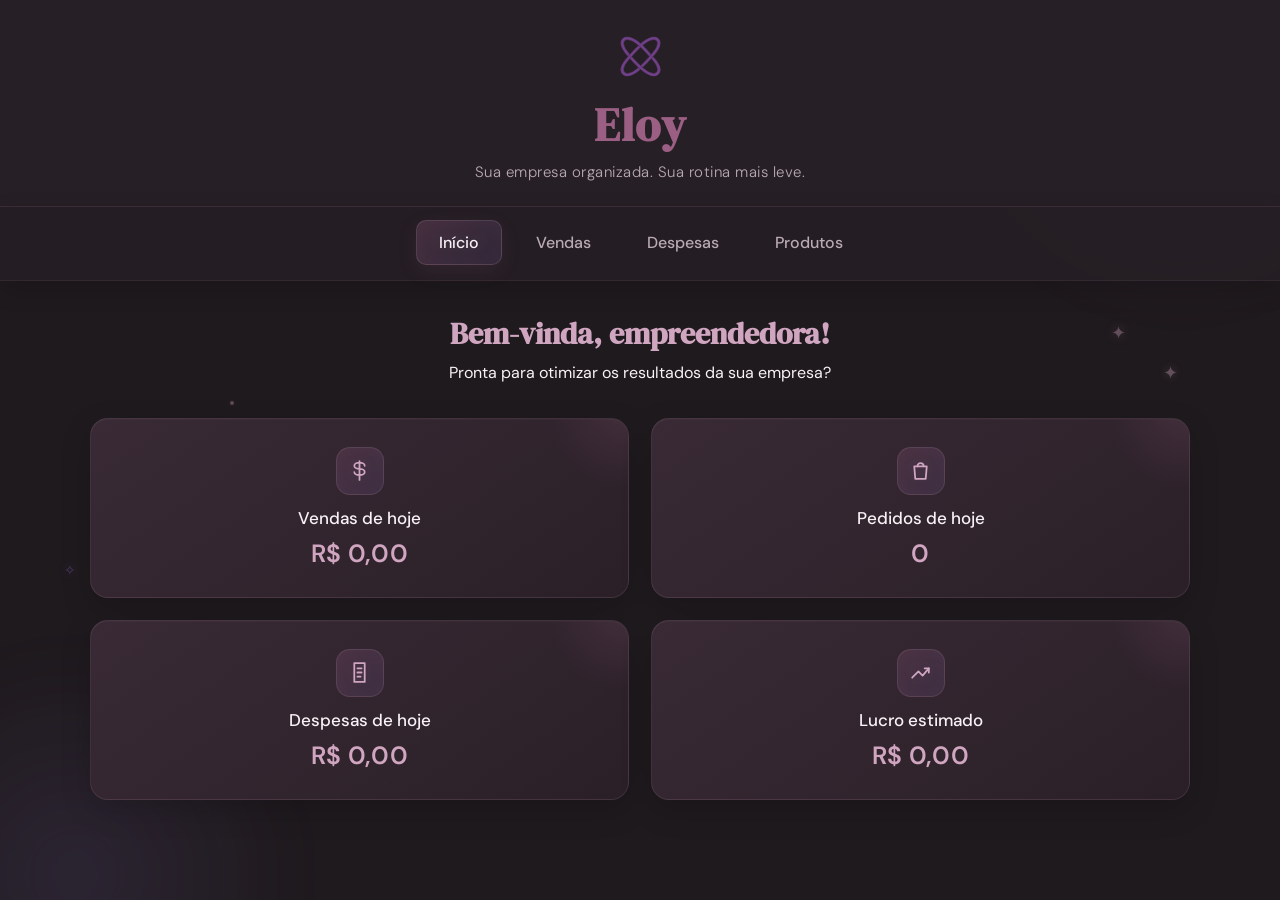
<file: index.html>
<!DOCTYPE html>
<html lang="pt-br">

<head>
    <meta charset="UTF-8">
    <meta name="viewport" content="width=device-width, initial-scale=1.0">

    <title>Eloy | Gestão simplificada</title>

    <link rel="stylesheet" href="css/style.css">
</head>

<body>

    <header>
        <div class="logo">

        <img src="assets/logo-eloy.png" alt="Logo da Eloy">
        <h1>Eloy</h1>
        <p>Sua empresa organizada. Sua rotina mais leve.</p>

        </div>
    </header>

    <nav>
        <a href="index.html" class="ativo">Início</a>
        <a href="vendas.html">Vendas</a>
        <a href="despesas.html">Despesas</a>
        <a href="produtos.html">Produtos</a>
    </nav>

        <!--nav serve para criar um menu de navegação entre os links-->

    <main>

        <span class="brilho brilho-1">✦</span>
        <span class="brilho brilho-2">✧</span>

        <span class="particula particula-1"></span>
        <span class="particula particula-2"></span>
        <span class="particula particula-3"></span>

        <section>
            <h2>Bem-vinda, empreendedora!</h2>
            <p>Pronta para otimizar os resultados da sua empresa?</p>
        </section>

        <!--section serve para separar os elementos em uma mesma página-->

       <section class="resumo">

    <div class="card">

        <div class="icone-card">
           <svg viewBox="0 0 24 24" aria-hidden="true">
              <path d="M12 3v18M17 7.5c0-1.7-2.2-3-5-3s-5 1.3-5 3 2.2 3 5 3 5 1.3 5 3-2.2 3-5 3-5-1.3-5-3"/>
           </svg>
        </div>

        <h3>Vendas de hoje</h3>
        <p id="vendas-hoje">R$ 0,00</p>
    </div>

    <div class="card">

        <div class="icone-card">
           <svg viewBox="0 0 24 24" aria-hidden="true">
               <path d="M6 8h12l-1 12H7L6 8Z"/>
               <path d="M9 8a3 3 0 0 1 6 0"/>
           </svg>
       </div>

        <h3>Pedidos de hoje</h3>
        <p id="pedidos-hoje">0</p>
    </div>

    <div class="card">
        
       <div class="icone-card">
           <svg viewBox="0 0 24 24" aria-hidden="true">
               <path d="M7 3h10v18H7z"/>
               <path d="M10 8h4M10 12h4M10 16h3"/>
           </svg>
    </div>

        <h3>Despesas de hoje</h3>
        <p id="despesas-hoje">R$ 0,00</p>
    </div>

    <div class="card">

    <div class="icone-card">
        <svg viewBox="0 0 24 24" aria-hidden="true">
           <path d="M4 17l6-6 4 4 6-7"/>
           <path d="M16 8h4v4"/>
        </svg>
    </div>

        <h3>Lucro estimado</h3>
        <p id="lucro-estimado">R$ 0,00</p>
    </div>

</section>

    </main>
<script src="js/inicio.js"></script>
</body>

</html>
</file>
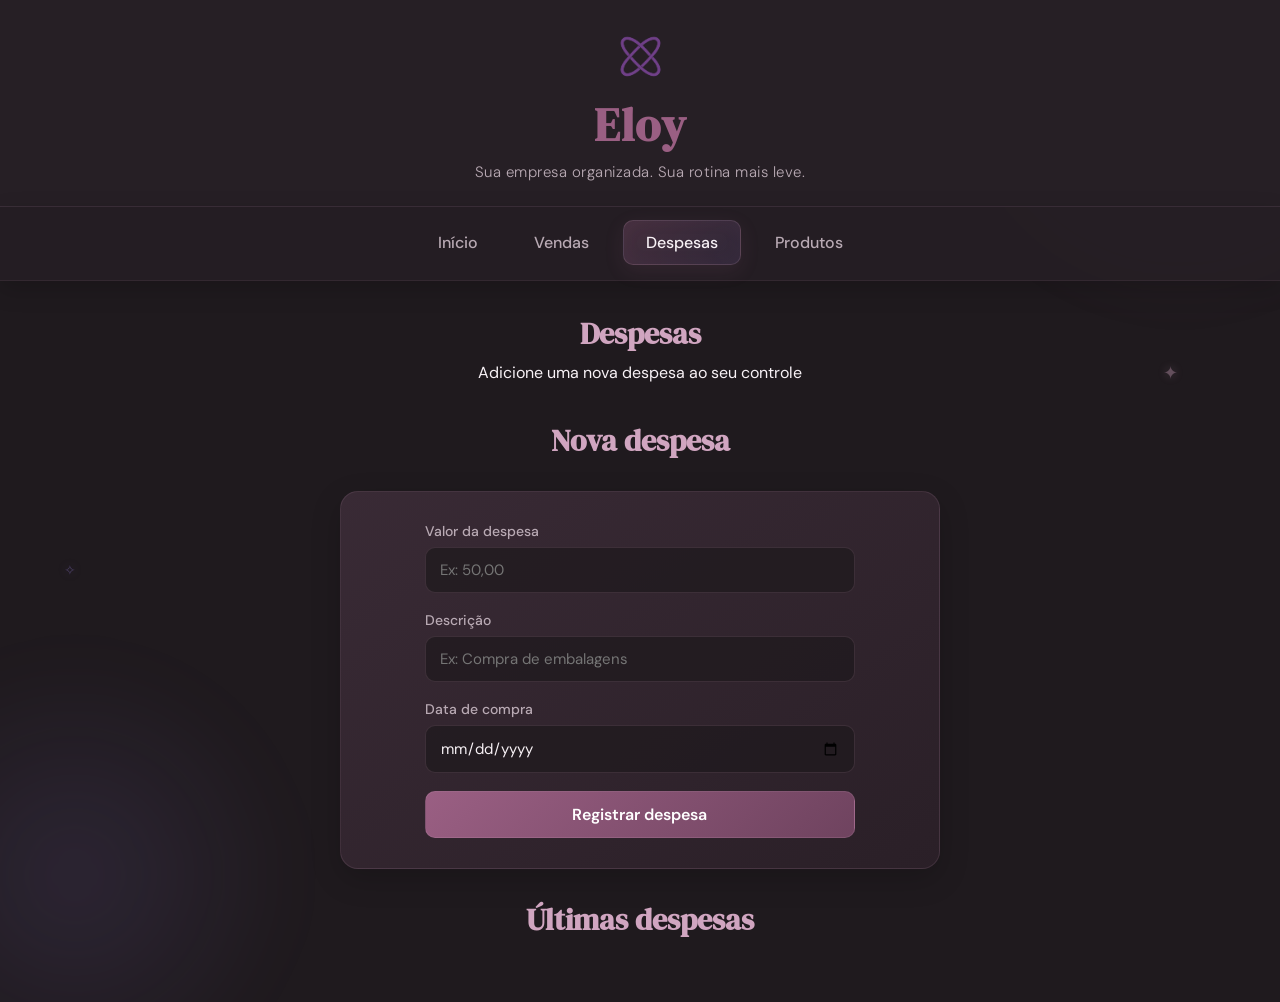
<file: despesas.html>
<!DOCTYPE html>
<html lang="pt-br">

<head>
    <meta charset="UTF-8">
    <meta name="viewport" content="width=device-width, initial-scale=1.0">

    <title>Despesas | Eloy </title>

    <link rel="stylesheet" href="css/style.css">
</head>

<body>

    <header>

        <div class="logo">
        <img src="assets/logo-eloy.png" alt="Logo da Eloy">

        <h1>Eloy</h1>
        <p>Sua empresa organizada. Sua rotina mais leve.</p>

        </div>
    </header>

    <nav>
        <a href="index.html">Início</a>
        <a href="vendas.html">Vendas</a>
        <a href="despesas.html" class="ativo">Despesas</a>
        <a href="produtos.html">Produtos</a>
    </nav>

    <main>
<section>
            <h2>Despesas</h2>
            <p>Adicione uma nova despesa ao seu controle</p>
        </section>
<br>
<div class="painel-despesas">

    <section class="nova-despesa">
    <h2>Nova despesa</h2>

<form class="form-despesa" id="form-despesa">
    <label for="valor">Valor da despesa</label>
    <input type="number" id="valor" step="0.01" placeholder="Ex: 50,00" required>

    <label for="descricao">Descrição</label>
    <input type="text" id="descricao" placeholder="Ex: Compra de embalagens" required>

    <label for="data">Data de compra</label>
    <input type="date" id="data" required>


    <button type="submit">Registrar despesa</button>
</form>
    <p id="mensagem-despesa"></p>
</section>

<section class="lista-despesas">
    <h2>Últimas despesas</h2>
    <div id="lista-despesas"></div>
</section>
</div>

    </main>

    <script src="js/despesas.js"></script>

</body>
</html>
</file>
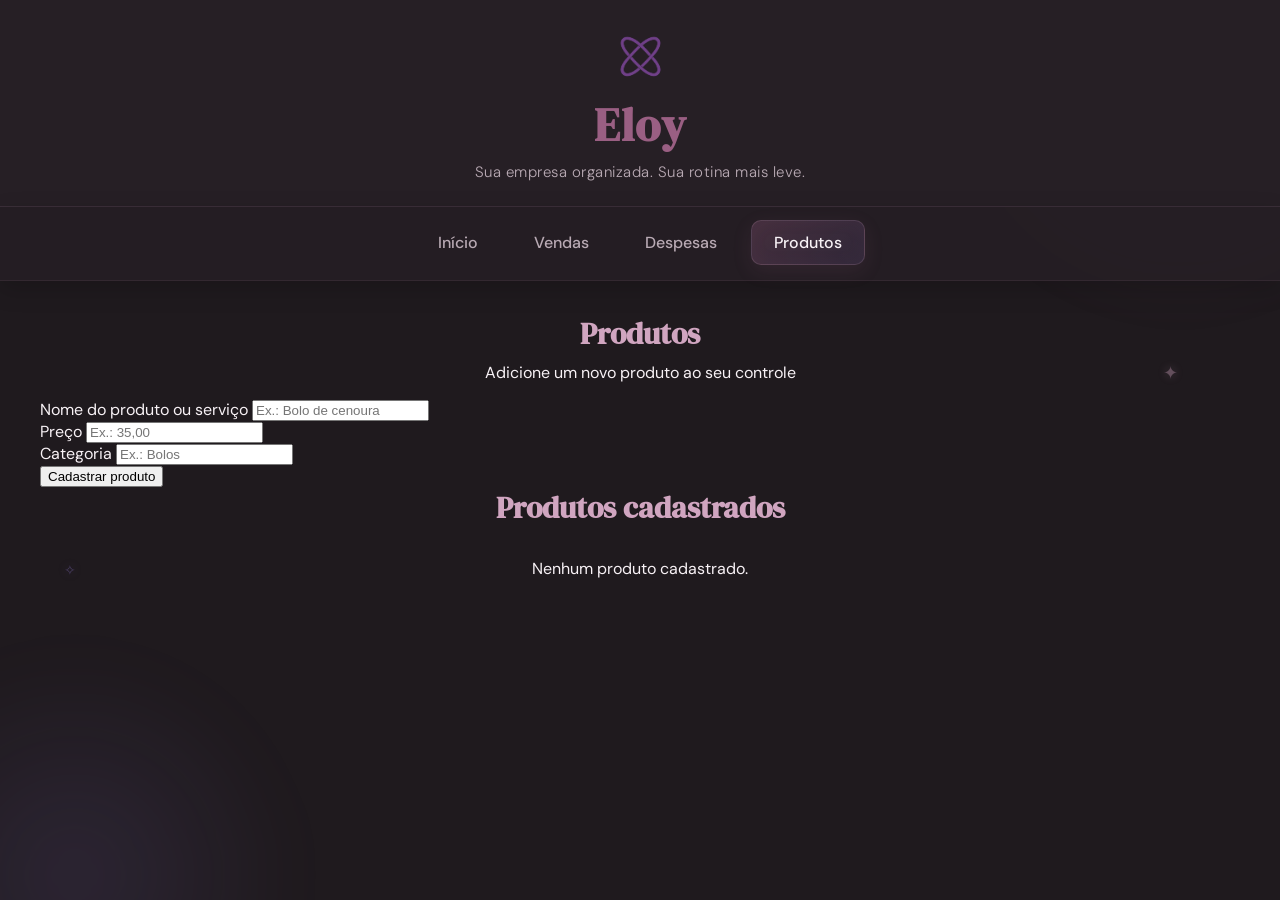
<file: produtos.html>
<!DOCTYPE html>
<html lang="pt-br">
    <head>
        <meta charset="UTF-8">
        <meta name="viewport" content="width=device-width, initial-scale=1.0">

        <title>Produtos | Eloy </title>

        <link rel="stylesheet" href="css/style.css">
        
    </head>
    <body>
        
<header>

<div class="logo">

         <img src="assets/logo-eloy.png" alt="Logo da Eloy">

         <h1>Eloy</h1>
         <p>Sua empresa organizada. Sua rotina mais leve.</p>
 </div>
</header>
       
        <nav>
            <a href="index.html">Início</a>
            <a href="vendas.html">Vendas</a>
            <a href="despesas.html">Despesas</a>
            <a href="produtos.html" class="ativo">Produtos</a>
        </nav>
        <!--nav serve para criar um menu de navegação entre os links-->

<main>
    <section class="painel-produtos">
        
     <section class="cadastro-produto">
        <h2>Produtos</h2>
        <p>Adicione um novo produto ao seu controle</p>
        <!--section serve para separar os elementos em uma mesma página-->
        <form id="form-produto">

        <div class="campo">
        <label for="nome-produto">

        Nome do produto ou serviço

        </label>
        <!--label serve para exemplificar qual o propósito do campo-->

                <input
                    type="text"
                    id="nome-produto"
                    placeholder="Ex.: Bolo de cenoura"
                    required
                >
        <!--input é a inserção de um dado, abaixo constam quais dados em específicos devem ser inseridos-->

            </div>

            <div class="campo">
                <label for="preco-produto">Preço</label>

                <input
                    type="number"
                    id="preco-produto"
                    placeholder="Ex.: 35,00"
                    min="0"
                    step="0.01"
                    required
                >
        <!--o comando required torna obrigatório o preenchimento do campo-->

            </div>

            <div class="campo">
                <label for="categoria-produto">Categoria</label>

                <input
                    type="text"
                    id="categoria-produto"
                    placeholder="Ex.: Bolos"
                    required
                >
            </div>

            <button type="submit">Cadastrar produto</button>
        </form>
      </section>

     <section class="produtos-cadastrados">
        <h2>Produtos cadastrados</h2>

        <div id="lista-produtos">
            <p>Nenhum produto cadastrado.</p>
        </div>
     </section>
    </section>
        </main>

    <script src="js/produtos.js"></script>

    </body>
</html>
</file>
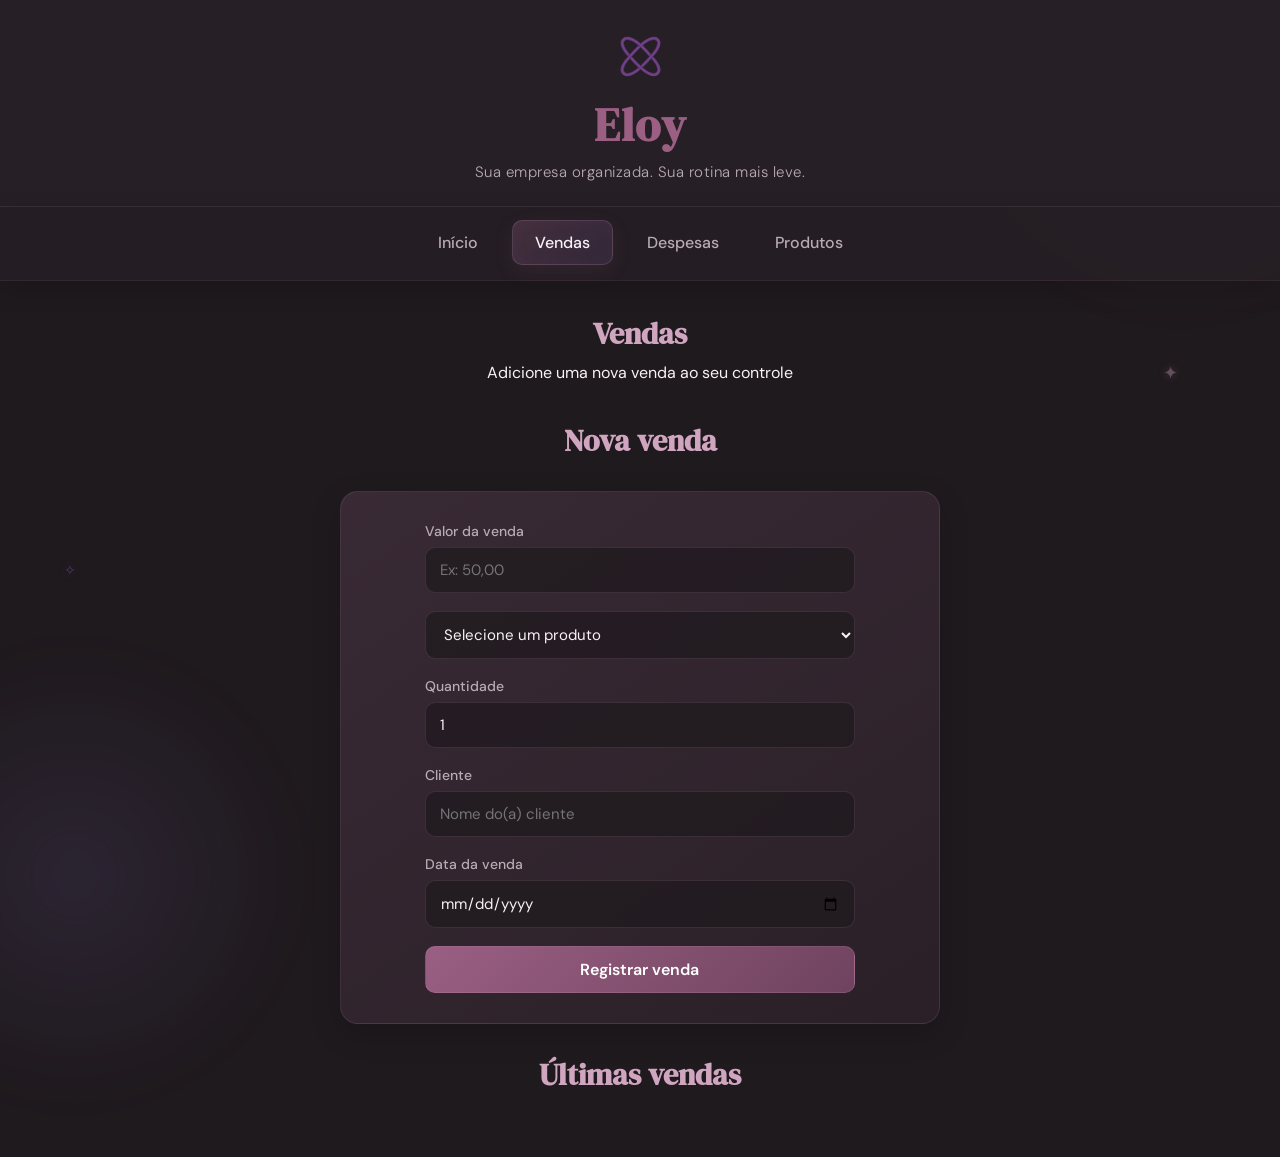
<file: vendas.html>
<!DOCTYPE html>
<html lang="pt-br">

<head>
    <meta charset="UTF-8">
    <meta name="viewport" content="width=device-width, initial-scale=1.0">

    <title>Vendas | Eloy </title>

    <link rel="stylesheet" href="css/style.css">
</head>

<body>

    <header>
        <div class="logo">
        <img src="assets/logo-eloy.png" alt="Logo da Eloy">

        <h1>Eloy</h1>
        <p>Sua empresa organizada. Sua rotina mais leve.</p>
        </div>
    </header>

    <nav>
        <a href="index.html">Início</a>
        <a href="vendas.html" class="ativo">Vendas</a>
        <a href="despesas.html">Despesas</a>
        <a href="produtos.html">Produtos</a>
    </nav>

    <main>
<section>
            <h2>Vendas</h2>
            <p>Adicione uma nova venda ao seu controle</p>
        </section>
<br>
<div class="painel-vendas">

    <section class="nova-venda">
    <h2>Nova venda</h2>

<form class="form-venda" id="form-venda">

    <label for="valor">Valor da venda</label>

    <input
        type="number"
        id="valor"
        min="0"
        step="0.01"
        placeholder="Ex: 50,00"
        required
    >

    <select id="produto-venda">
        <option value="">Selecione um produto</option>
        <option value="personalizado">Outro valor</option>
    </select>

    <label for="quantidade">Quantidade</label>

    <input
    type="number"
    id="quantidade"
    min="1"
    value="1"
    >

    <label for="cliente">Cliente</label>
    <input type="text" id="cliente" placeholder="Nome do(a) cliente">


    <label for="data">Data da venda</label>
    <input type="date" id="data" required>


    <button type="submit">Registrar venda</button>
</form>
    <p id="mensagem-venda"></p>
</section>

<section class="lista-vendas">
    <h2>Últimas vendas</h2>
    <div id="lista-vendas"></div>
</section>
</div>

    </main>

    <script src="js/vendas.js"></script>

</body>
</html>
</file>
<file: css/style.css>
@import url('https://fonts.googleapis.com/css2?family=DM+Serif+Display&display=swap');
@import url('https://fonts.googleapis.com/css2?family=DM+Sans:wght@300;400;500;600&family=DM+Serif+Display&display=swap');

:root {
    --cor-principal: #9A5F83;
    --cor-principal-escura: #6F435F;
    --cor-principal-clara: #D0A5C0;

    --cor-fundo: #1F1A1E;
    --cor-fundo-claro: #261F25;

    --cor-card: #3A2B36;

    --cor-texto: #F8F2F6;
    --cor-texto-suave: #B9AAB4;

    --cor-destaque: #A78BFA;
    --cor-destaque-clara: #E9E1FF;

    --cor-perigo: #A65369;
    --cor-perigo-clara: #F8E8ED;

    --branco: #F2E8EF;
}


/* =========================
   BASE
========================= */

* {
    box-sizing: border-box;
}

body {
    background-color: var(--cor-fundo);
    color: var(--cor-texto);
    font-family: "DM Sans", sans-serif;
    margin: 0;
    min-height: 100vh;
    position: relative;
}

body::before {
    content: "";
    position: fixed;

    width: 500px;
    height: 500px;

    top: -180px;
    right: -150px;

    background: radial-gradient(
        circle,
        rgba(154, 95, 131, 0.16),
        transparent 70%
    );

    filter: blur(20px);

    pointer-events: none;
    z-index: -1;
}

body::after {
    content: "";

    position: fixed;

    width: 450px;
    height: 450px;

    bottom: -200px;
    left: -150px;

    background: radial-gradient(
        circle,
        rgba(167, 139, 250, 0.10),
        transparent 70%
    );

    filter: blur(30px);

    pointer-events: none;
    z-index: -1;
}


/* =========================
   HEADER
========================= */

header {
    background-color: var(--cor-fundo-claro);

    padding: 24px 40px;

    text-align: center;

    border-bottom: 1px solid rgba(208, 165, 192, 0.12);
}

.logo {
    display: flex;
    flex-direction: column;
    align-items: center;
}

.logo img {
    width: 65px;
    height: 65px;

    object-fit: contain;

    margin-bottom: 4px;
}

header h1 {
    color: var(--cor-principal);

    margin: 0;

    font-size: 46px;
    font-weight: 800;

    letter-spacing: 1px;

    font-family: "DM Serif Display", serif;
}

header p {
    font-family: "DM Sans", sans-serif;

    color: var(--cor-texto-suave);

    font-size: 15px;

    letter-spacing: 0.5px;

    font-weight: 300;

    margin: 6px 0 0;
}


/* =========================
   NAVEGAÇÃO
========================= */

nav {
    background-color: rgba(38, 31, 37, 0.85);

    text-align: center;

    padding: 14px 40px;

    display: flex;

    justify-content: center;

    gap: 12px;

    border-bottom: 1px solid rgba(208, 165, 192, 0.08);

    box-shadow: 0 8px 25px rgba(0, 0, 0, 0.18);
}

nav a {
    position: relative;

    padding: 11px 22px;

    color: var(--cor-texto-suave);

    text-decoration: none;

    font-weight: 500;

    border-radius: 10px;

    transition:
        color 0.25s ease,
        background-color 0.25s ease,
        transform 0.25s ease;
}

nav a:hover {
    color: var(--cor-texto);

    background-color: rgba(154, 95, 131, 0.12);

    transform: translateY(-2px);
}

.ativo {
    background: linear-gradient(
        135deg,
        rgba(154, 95, 131, 0.28),
        rgba(167, 139, 250, 0.10)
    );

    color: var(--cor-texto);

    border: 1px solid rgba(208, 165, 192, 0.18);

    box-shadow:
        0 6px 20px rgba(154, 95, 131, 0.12),
        inset 0 0 18px rgba(154, 95, 131, 0.05);

    transform: translateY(-1px);
}


/* =========================
   CONTEÚDO PRINCIPAL
========================= */

main {
    padding: 32px 40px;

    position: relative;

    z-index: 1;
}

main::before {
    content: "✦";

    position: absolute;

    top: 80px;
    right: 8%;

    color: rgba(208, 165, 192, 0.35);

    font-size: 18px;

    text-shadow:
        0 0 10px rgba(208, 165, 192, 0.25);

    pointer-events: none;
}

main::after {
    content: "✧";

    position: absolute;

    top: 280px;
    left: 5%;

    color: rgba(167, 139, 250, 0.30);

    font-size: 14px;

    text-shadow:
        0 0 12px rgba(167, 139, 250, 0.25);

    pointer-events: none;
}

main h2 {
    text-align: center;

    color: var(--cor-principal-clara);

    margin-top: 0;
    margin-bottom: 8px;

    margin-left: 8px;
    margin-right: 8px;

    font-family: "DM Serif Display", serif;

    font-size: 30px;
}

main p {
    text-align: center;

    color: var(--cor-texto);

    font-size: 16px;

    margin-top: 4px;
}


/* =========================
   CARDS DO RESUMO
========================= */

.resumo {
    width: 100%;

    max-width: 1100px;

    margin: 35px auto 0;

    display: grid;

    grid-template-columns: repeat(2, minmax(0, 1fr));

    gap: 22px;
}

.card {
    position: relative;

    background:
        linear-gradient(
            145deg,
            rgba(58, 43, 54, 0.98),
            rgba(43, 32, 40, 0.98)
        );

    border: 1px solid rgba(208, 165, 192, 0.12);

    border-radius: 18px;

    padding: 26px 24px;

    min-height: 180px;

    display: flex;

    flex-direction: column;

    align-items: center;

    justify-content: center;

    text-align: center;

    overflow: hidden;

    box-shadow:
        0 10px 30px rgba(0, 0, 0, 0.18),
        inset 0 1px 0 rgba(255, 255, 255, 0.025);

    transition:
        transform 0.25s ease,
        border-color 0.25s ease,
        box-shadow 0.25s ease;
}

.card::before {
    content: "";

    position: absolute;

    width: 150px;
    height: 150px;

    top: -80px;
    right: -70px;

    background: radial-gradient(
        circle,
        rgba(154, 95, 131, 0.18),
        transparent 70%
    );

    pointer-events: none;
}

.card:hover {
    transform: translateY(-5px);

    border-color: rgba(208, 165, 192, 0.24);

    box-shadow:
        0 16px 35px rgba(0, 0, 0, 0.25),
        0 0 25px rgba(154, 95, 131, 0.08);
}

.card h3 {
    margin: 12px 0 8px;

    color: var(--cor-texto);

    font-size: 17px;

    font-weight: 500;
}

.card p {
    margin: 0;

    color: var(--cor-principal-clara);

    font-size: 25px;

    font-weight: 600;

    letter-spacing: 0.3px;
}


/* =========================
   ÍCONES DOS CARDS
========================= */

.icone-card {
    width: 48px;
    height: 48px;

    display: flex;

    align-items: center;
    justify-content: center;

    border-radius: 14px;

    background:
        linear-gradient(
            135deg,
            rgba(154, 95, 131, 0.22),
            rgba(167, 139, 250, 0.10)
        );

    border: 1px solid rgba(208, 165, 192, 0.15);

    box-shadow:
        inset 0 0 15px rgba(154, 95, 131, 0.05);
}

.icone-card svg {
    width: 25px;
    height: 25px;

    fill: none;

    stroke: var(--cor-principal-clara);

    stroke-width: 1.7;

    stroke-linecap: round;

    stroke-linejoin: round;
}


/* =========================
   FORMULÁRIOS
========================= */

.form-venda,
.form-despesa {
    width: 100%;

    max-width: 600px;

    margin: 30px auto;

    padding: 30px;

    background:
        linear-gradient(
            145deg,
            rgba(58, 43, 54, 0.98),
            rgba(43, 32, 40, 0.98)
        );

    border: 1px solid rgba(208, 165, 192, 0.12);

    border-radius: 18px;

    box-shadow:
        0 10px 30px rgba(0, 0, 0, 0.18);
}

.form-venda label,
.form-despesa label {
    display: block;

    width: 80%;

    margin: 0 auto 7px;

    color: var(--cor-texto-suave);

    font-size: 14px;

    font-weight: 500;
}

.form-venda input,
.form-venda select,
.form-despesa input,
.form-despesa select {
    display: block;

    width: 80%;

    margin: 0 auto 18px;

    padding: 12px 14px;

    box-sizing: border-box;

    background-color: rgba(31, 26, 30, 0.75);

    color: var(--cor-texto);

    border: 1px solid rgba(208, 165, 192, 0.14);

    border-radius: 10px;

    outline: none;

    font-family: "DM Sans", sans-serif;

    font-size: 15px;

    transition:
        border-color 0.25s ease,
        box-shadow 0.25s ease;
}

.form-venda input:focus,
.form-venda select:focus,
.form-despesa input:focus,
.form-despesa select:focus {
    border-color: var(--cor-principal);

    box-shadow:
        0 0 0 3px rgba(154, 95, 131, 0.10);
}

.form-venda button,
.form-despesa button {
    display: block;

    width: 80%;

    box-sizing: border-box;

    margin: 8px auto 0;

    background:
        linear-gradient(
            135deg,
            var(--cor-principal),
            var(--cor-principal-escura)
        );

    color: #ffffff;

    border: 1px solid rgba(208, 165, 192, 0.15);

    padding: 12px;

    border-radius: 10px;

    font-family: "DM Sans", sans-serif;

    font-size: 16px;

    font-weight: 600;

    cursor: pointer;

    transition:
        transform 0.25s ease,
        box-shadow 0.25s ease,
        filter 0.25s ease;
}

.form-venda button:hover,
.form-despesa button:hover {
    transform: translateY(-2px);

    filter: brightness(1.08);

    box-shadow:
        0 8px 20px rgba(154, 95, 131, 0.22);
}


/* =========================
   MENSAGENS
========================= */

#mensagem-venda,
#mensagem-despesa {
    width: 80%;

    margin: 15px auto 0;

    padding: 10px;

    text-align: center;

    color: var(--cor-principal-clara);

    font-size: 14px;

    border-radius: 8px;

    background-color: rgba(154, 95, 131, 0.08);

    display: none;
}


/* =========================
   LISTA DE VENDAS
========================= */

#lista-vendas,
#lista-despesas,
#lista-produtos {
    width: 100%;

    max-width: 900px;

    margin: 30px auto;
}

.item-venda,
.item-despesa,
.item-produto {
    position: relative;

    background:
        linear-gradient(
            145deg,
            rgba(58, 43, 54, 0.96),
            rgba(43, 32, 40, 0.96)
        );

    border: 1px solid rgba(208, 165, 192, 0.10);

    border-radius: 15px;

    padding: 20px;

    margin-bottom: 15px;

    box-shadow:
        0 8px 22px rgba(0, 0, 0, 0.14);

    transition:
        transform 0.2s ease,
        border-color 0.2s ease;
}

.item-venda:hover,
.item-despesa:hover,
.item-produto:hover {
    transform: translateY(-2px);

    border-color: rgba(208, 165, 192, 0.20);
}

.item-venda p,
.item-despesa p,
.item-produto p {
    text-align: left;

    margin: 7px 0;

    color: var(--cor-texto-suave);

    font-size: 14px;
}

.item-venda strong,
.item-despesa strong,
.item-produto strong {
    color: var(--cor-texto);
}


/* =========================
   BOTÃO EXCLUIR
========================= */

.btn-excluir {
    display: block;

    margin: 15px 0 0 auto;

    padding: 8px 14px;

    border: 1px solid rgba(166, 83, 105, 0.35);

    border-radius: 8px;

    background-color: rgba(166, 83, 105, 0.10);

    color: #e8aebe;

    font-family: "DM Sans", sans-serif;

    font-size: 13px;

    cursor: pointer;

    transition:
        background-color 0.2s ease,
        color 0.2s ease,
        transform 0.2s ease;
}

.btn-excluir:hover {
    background-color: rgba(166, 83, 105, 0.22);

    color: var(--cor-perigo-clara);

    transform: translateY(-1px);
}


/* =========================
   PRODUTOS
========================= */

.produtos-container {
    width: 100%;

    max-width: 900px;

    margin: 30px auto;
}

.produto-form {
    width: 100%;

    max-width: 600px;

    margin: 0 auto 30px;

    padding: 30px;

    background:
        linear-gradient(
            145deg,
            rgba(58, 43, 54, 0.98),
            rgba(43, 32, 40, 0.98)
        );

    border: 1px solid rgba(208, 165, 192, 0.12);

    border-radius: 18px;
}


/* =========================
   DECORAÇÕES
========================= */

.brilho {
    position: absolute;

    pointer-events: none;

    color: rgba(208, 165, 192, 0.35);

    text-shadow:
        0 0 12px rgba(208, 165, 192, 0.25);
}

.brilho-1 {
    top: 40px;
    right: 12%;

    font-size: 18px;
}

.brilho-2 {
    top: 210px;
    left: 8%;

    font-size: 14px;

    color: rgba(167, 139, 250, 0.28);
}

.particula {
    position: absolute;

    width: 4px;
    height: 4px;

    border-radius: 50%;

    background-color: rgba(208, 165, 192, 0.35);

    box-shadow:
        0 0 10px rgba(208, 165, 192, 0.20);

    pointer-events: none;
}

.particula-1 {
    top: 120px;
    left: 18%;
}

.particula-2 {
    top: 350px;
    right: 20%;
}

.particula-3 {
    top: 500px;
    left: 30%;
}


/* =========================
   RESPONSIVIDADE
========================= */

@media (max-width: 800px) {

    header {
        padding: 20px;
    }

    header h1 {
        font-size: 38px;
    }

    nav {
        padding: 10px 15px;

        gap: 5px;

        flex-wrap: wrap;
    }

    nav a {
        padding: 9px 13px;

        font-size: 14px;
    }

    main {
        padding: 28px 18px;
    }

    main h2 {
        font-size: 26px;
    }

    .resumo {
        grid-template-columns: 1fr;

        gap: 16px;

        margin-top: 28px;
    }

    .card {
        min-height: 165px;
    }

    .form-venda,
    .form-despesa,
    .produto-form {
        padding: 22px 16px;
    }

    .form-venda input,
    .form-venda select,
    .form-venda button,
    .form-venda label,
    .form-despesa input,
    .form-despesa select,
    .form-despesa button,
    .form-despesa label {
        width: 100%;
    }

    #mensagem-venda,
    #mensagem-despesa {
        width: 100%;
    }
}

@media (max-width: 480px) {

    header h1 {
        font-size: 34px;
    }

    header p {
        font-size: 13px;
    }

    nav a {
        padding: 8px 10px;

        font-size: 13px;
    }

    main {
        padding: 24px 14px;
    }

    .card {
        padding: 22px 18px;
    }

    .card p {
        font-size: 22px;
    }
}
</file>
